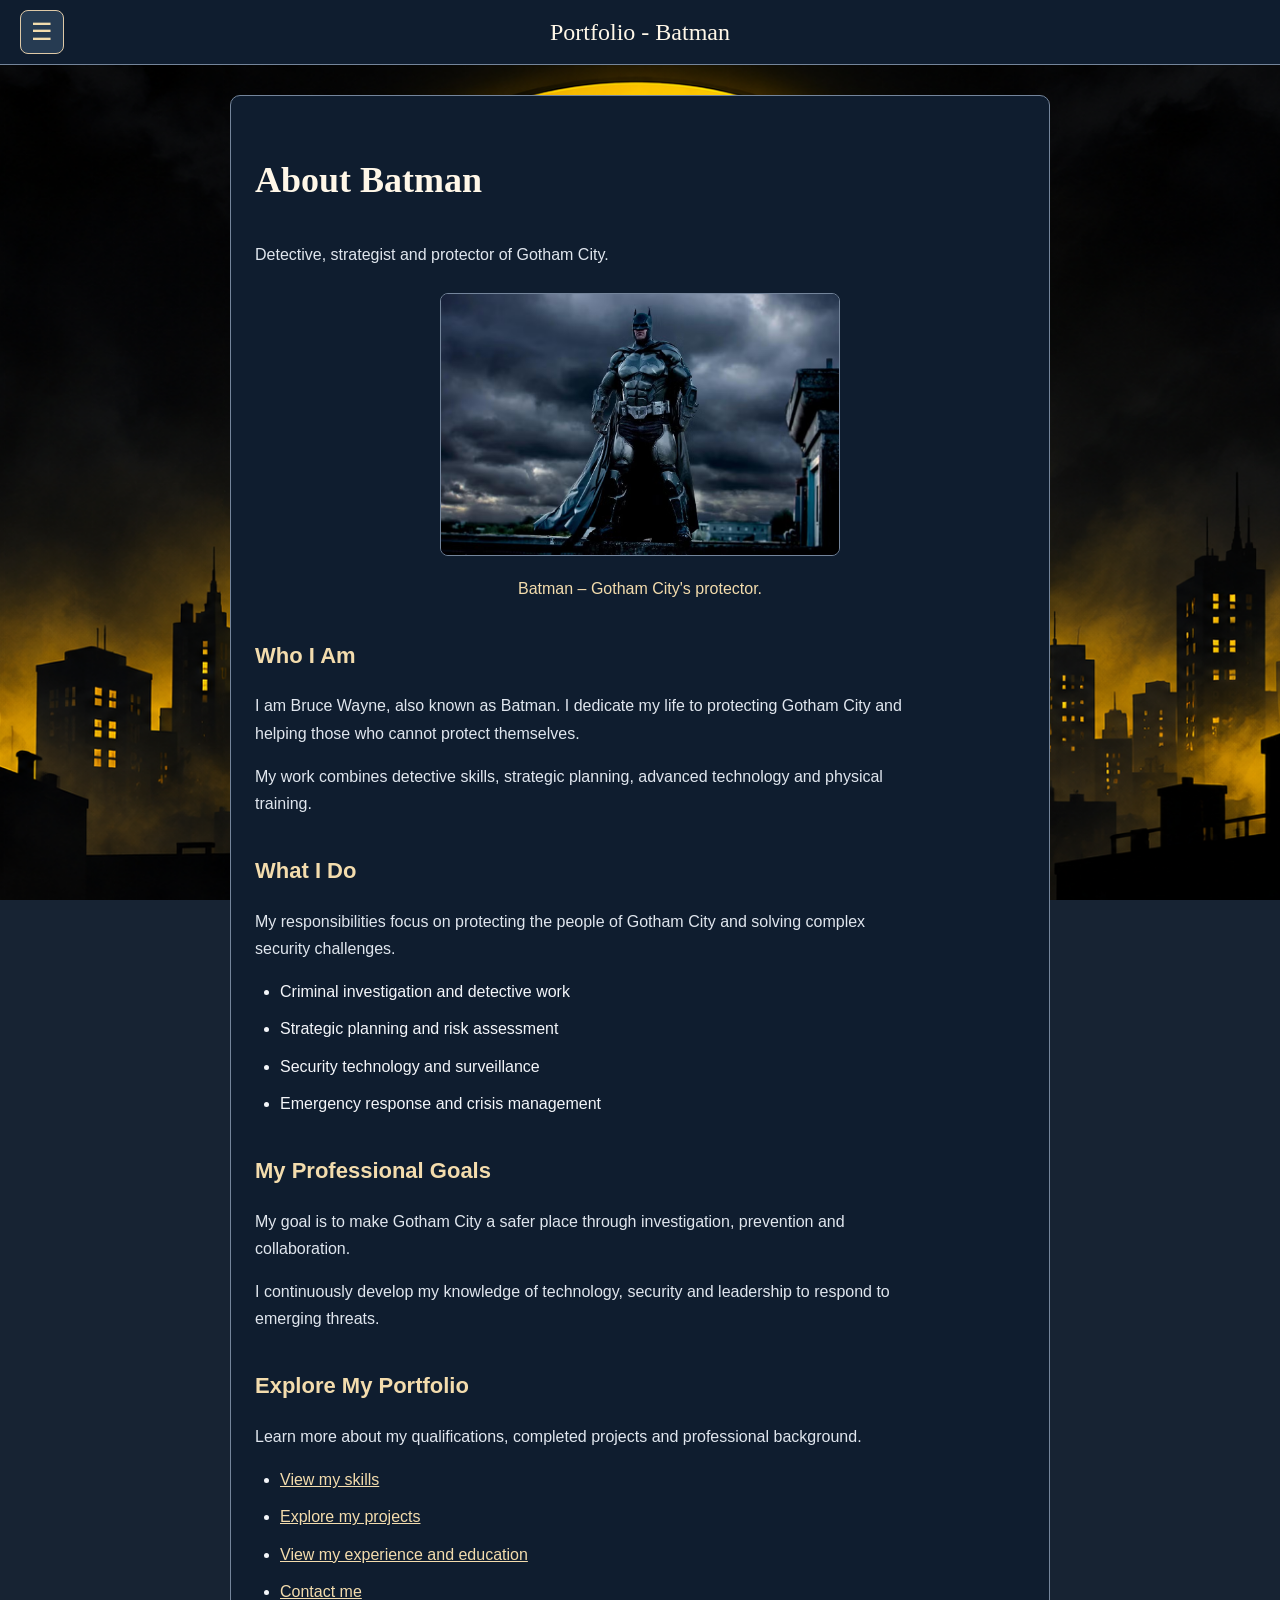
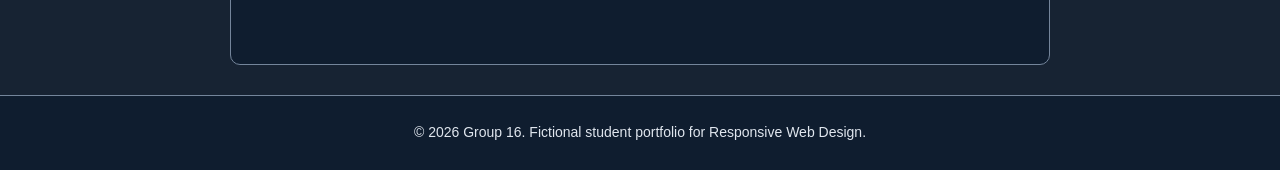
<file: portfolio/index.html>
<!doctype html>
<html lang="en">
  <head>
    <meta charset="UTF-8" />
    <meta name="viewport" content="width=device-width, initial-scale=1.0" />
    <meta
      name="description"
      content="Meet Batman, Gotham City's detective, strategist and protector."
    />
    <meta name="author" content="Group 16" />

    <title>About Batman | Batman Portfolio</title>

    <link rel="stylesheet" href="css/style.css" />
    <script src="js/script.js" defer></script>
  </head>

  <body class="page page--home">
    <!-- Skip navigation -->
    <a class="skip-link" href="#main-content"> Skip to main content </a>

    <!-- HEADER -->
    <header class="site-header">
      <p class="site-header__title">Portfolio - Batman</p>

      <!-- JS: Close menu when clicking outside
             or pressing Escape. Return focus
             to the toggle when using Escape. -->
      <details class="menu" data-js-action="dismiss-menu">
        <summary class="menu__toggle" data-js-target="menu-toggle">
          <span aria-hidden="true">☰</span>
          <span class="visually-hidden">Navigation menu</span>
        </summary>

        <nav
          class="menu__nav"
          aria-label="Main navigation"
          data-js-target="menu-panel"
        >
          <ul class="menu__list">
            <li class="menu__item">
              <a
                class="menu__link menu__link--current"
                href="index.html"
                aria-current="page"
              >
                About Me
              </a>
            </li>

            <li class="menu__item">
              <a class="menu__link" href="experience.html">
                Experience &amp; Education
              </a>
            </li>

            <li class="menu__item">
              <a class="menu__link" href="skills.html"> Skills </a>
            </li>

            <li class="menu__item">
              <a class="menu__link" href="certifications.html">
                Certifications
              </a>
            </li>

            <li class="menu__item">
              <a class="menu__link" href="projects.html"> Projects </a>
            </li>

            <li class="menu__item">
              <a class="menu__link" href="extra.html"> Extra </a>
            </li>

            <li class="menu__item">
              <a class="menu__link" href="contact.html"> Contact </a>
            </li>
          </ul>
        </nav>
      </details>
    </header>

    <!-- MAIN CONTENT -->
    <main id="main-content" class="page__main" tabindex="-1">
      <!-- ABOUT BATMAN -->
      <section class="about" aria-labelledby="about-title">
        <h1 id="about-title" class="about__title">About Batman</h1>

        <p class="about__intro">
          Detective, strategist and protector of Gotham City.
        </p>

        <figure class="about__figure">
          <img
            class="about__image"
            src="images/about_batman.avif"
            alt="Batman wearing his dark suit and cowl."
            width="400"
            height="400"
          />

          <figcaption class="about__caption">
            Batman – Gotham City's protector.
          </figcaption>
        </figure>
      </section>

      <!-- PERSONAL BACKGROUND -->
      <section class="profile" aria-labelledby="profile-title">
        <h2 id="profile-title" class="profile__title">Who I Am</h2>

        <p class="profile__text">
          I am Bruce Wayne, also known as Batman. I dedicate my life to
          protecting Gotham City and helping those who cannot protect
          themselves.
        </p>

        <p class="profile__text">
          My work combines detective skills, strategic planning, advanced
          technology and physical training.
        </p>
      </section>

      <!-- PROFESSIONAL EXPERIENCE -->
      <section class="career" aria-labelledby="career-title">
        <h2 id="career-title" class="career__title">What I Do</h2>

        <p class="career__intro">
          My responsibilities focus on protecting the people of Gotham City and
          solving complex security challenges.
        </p>

        <ul class="career__list">
          <li class="career__item">
            Criminal investigation and detective work
          </li>

          <li class="career__item">Strategic planning and risk assessment</li>

          <li class="career__item">Security technology and surveillance</li>

          <li class="career__item">Emergency response and crisis management</li>
        </ul>
      </section>

      <!-- PROFESSIONAL GOALS -->
      <section class="goals" aria-labelledby="goals-title">
        <h2 id="goals-title" class="goals__title">My Professional Goals</h2>

        <p class="goals__text">
          My goal is to make Gotham City a safer place through investigation,
          prevention and collaboration.
        </p>

        <p class="goals__text">
          I continuously develop my knowledge of technology, security and
          leadership to respond to emerging threats.
        </p>
      </section>

      <!-- EXPLORE PORTFOLIO -->
      <section class="portfolio-links" aria-labelledby="portfolio-links-title">
        <h2 id="portfolio-links-title" class="portfolio-links__title">
          Explore My Portfolio
        </h2>

        <p class="portfolio-links__intro">
          Learn more about my qualifications, completed projects and
          professional background.
        </p>

        <ul class="portfolio-links__list">
          <li class="portfolio-links__item">
            <a class="portfolio-links__link" href="skills.html">
              View my skills
            </a>
          </li>

          <li class="portfolio-links__item">
            <a class="portfolio-links__link" href="projects.html">
              Explore my projects
            </a>
          </li>

          <li class="portfolio-links__item">
            <a class="portfolio-links__link" href="experience.html">
              View my experience and education
            </a>
          </li>

          <li class="portfolio-links__item">
            <a class="portfolio-links__link" href="contact.html">
              Contact me
            </a>
          </li>
        </ul>
      </section>
    </main>

    <!-- FOOTER -->
    <footer class="site-footer">
      <p class="site-footer__text">
        &copy; 2026 Group 16. Fictional student portfolio for Responsive Web
        Design.
      </p>
    </footer>
  </body>
</html>
</file>
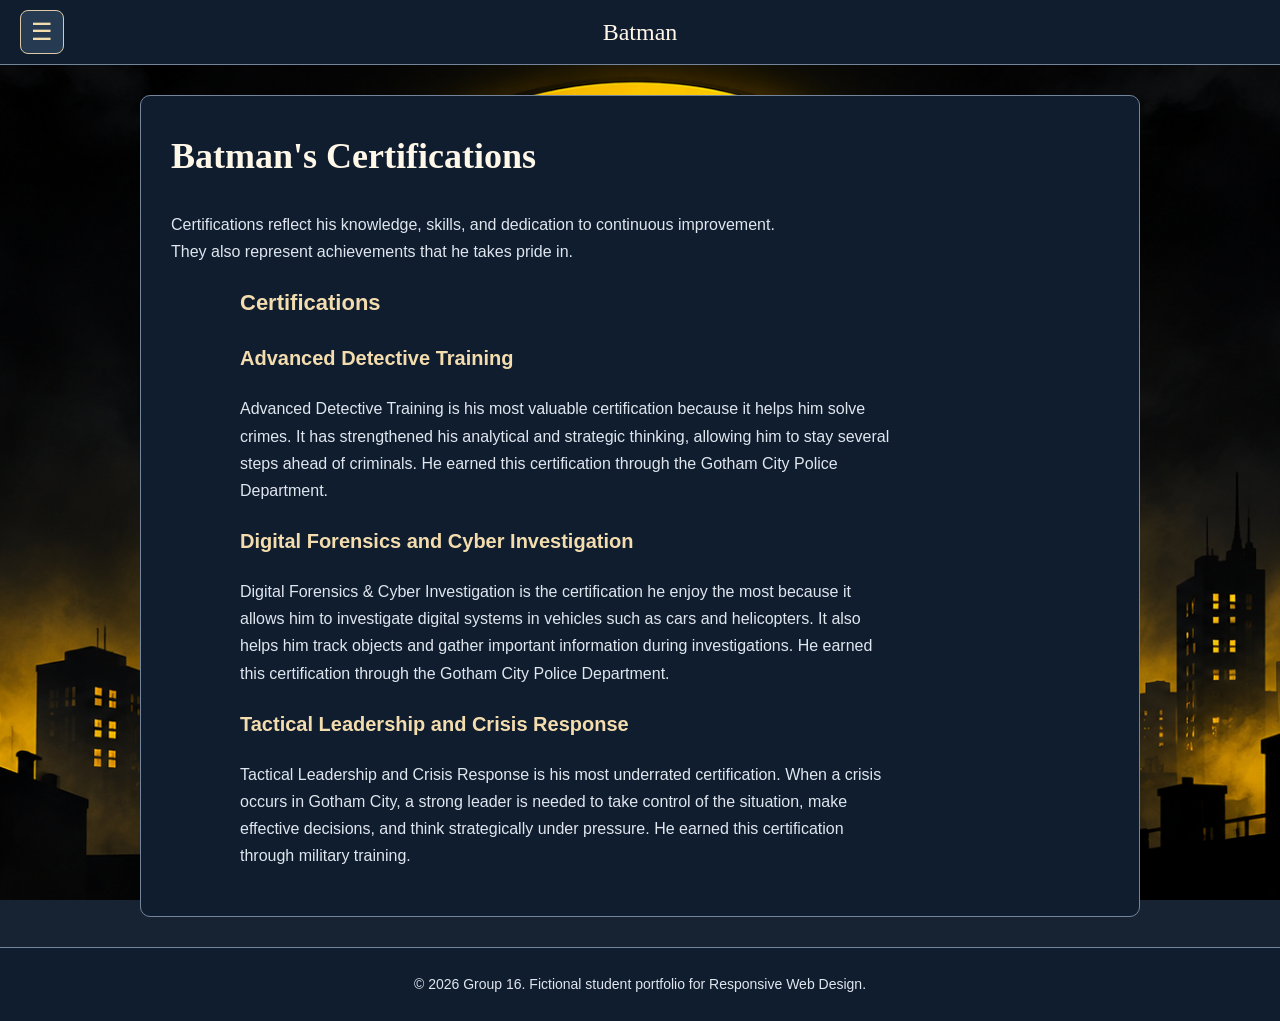
<file: portfolio/certifications.html>
<!doctype html>
<html lang="en">
  <head>
    <meta charset="UTF-8" />
    <meta name="viewport" content="width=device-width, initial-scale=1.0" />
    <meta name="description" content="Explore Batman's certifications" />
    <meta
      name="keywords"
      content="Portfolio, Responsive Web Design, HTML, CSS, JavaScript"
    />
    <meta name="author" content="Grupp16" />
    <title>Certifications</title>
    <link rel="stylesheet" href="css/style.css" />
    <script src="js/script.js" defer></script>
  </head>

  <body class="page page--certifications">
    <a class="skip-link" href="#main-content"> Skip to main content </a>

    <header class="site-header">
      <p class="site-header__title">Batman</p>
      <details class="menu" data-js-action="dismiss-menu">
        <summary class="menu__toggle" data-js-target="menu-toggle">
          <span aria-hidden="true">☰</span>
          <span class="visually-hidden">Navigation Menu</span>
        </summary>
        <nav
          class="menu__nav"
          aria-label="Main navigation"
          data-js-target="menu-panel"
        >
          <ul class="menu__list">
            <li class="menu__item">
              <a class="menu__link" href="index.html">About me</a>
            </li>
            <li class="menu__item">
              <a class="menu__link" href="experience.html"
                >Experience and Education</a
              >
            </li>
            <li class="menu__item">
              <a class="menu__link" href="skills.html">Skills</a>
            </li>
            <li class="menu__item">
              <a
                class="menu__link menu__link--current"
                aria-current="page"
                href="certifications.html"
                >Certifications</a
              >
            </li>
            <li class="menu__item">
              <a class="menu__link" href="projects.html">Projects</a>
            </li>
            <li class="menu__item">
              <a class="menu__link" href="extra.html">Extra</a>
            </li>
            <li class="menu__item">
              <a class="menu__link" href="contact.html">Contact</a>
            </li>
          </ul>
        </nav>
      </details>
    </header>

    <main class="page__main" id="main-content">
      <h1 class="page__title">Batman's Certifications</h1>
      <p class="page__intro">
        Certifications reflect his knowledge, skills, and dedication to
        continuous improvement. <br> They also represent achievements that he takes
        pride in.
      </p>
      <section class="certifications">
        <h2 class="certifications__heading">Certifications</h2>
        <h3 class="certifications__title">Advanced Detective Training</h3>
        <p class="certifications__description">
          Advanced Detective Training is his most valuable certification because
          it helps him solve crimes. It has strengthened his analytical and
          strategic thinking, allowing him to stay several steps ahead of
          criminals. He earned this certification through the Gotham City Police
          Department.
        </p>
        <h3 class="certifications__title">
          Digital Forensics and Cyber Investigation
        </h3>
        <p class="certifications__description">
          Digital Forensics &amp; Cyber Investigation is the certification he
          enjoy the most because it allows him to investigate digital systems in
          vehicles such as cars and helicopters. It also helps him track objects
          and gather important information during investigations. He earned this
          certification through the Gotham City Police Department.
        </p>
        <h3 class="certifications__title">
          Tactical Leadership and Crisis Response
        </h3>
        <p class="certifications__description">
          Tactical Leadership and Crisis Response is his most underrated
          certification. When a crisis occurs in Gotham City, a strong leader is
          needed to take control of the situation, make effective decisions, and
          think strategically under pressure. He earned this certification
          through military training.
        </p>
      </section>
    </main>

    <footer class="site-footer">
      <p class="site-footer__text">
        &copy; 2026 Group 16. Fictional student portfolio for Responsive Web
        Design.
      </p>
    </footer>
  </body>
</html>
</file>
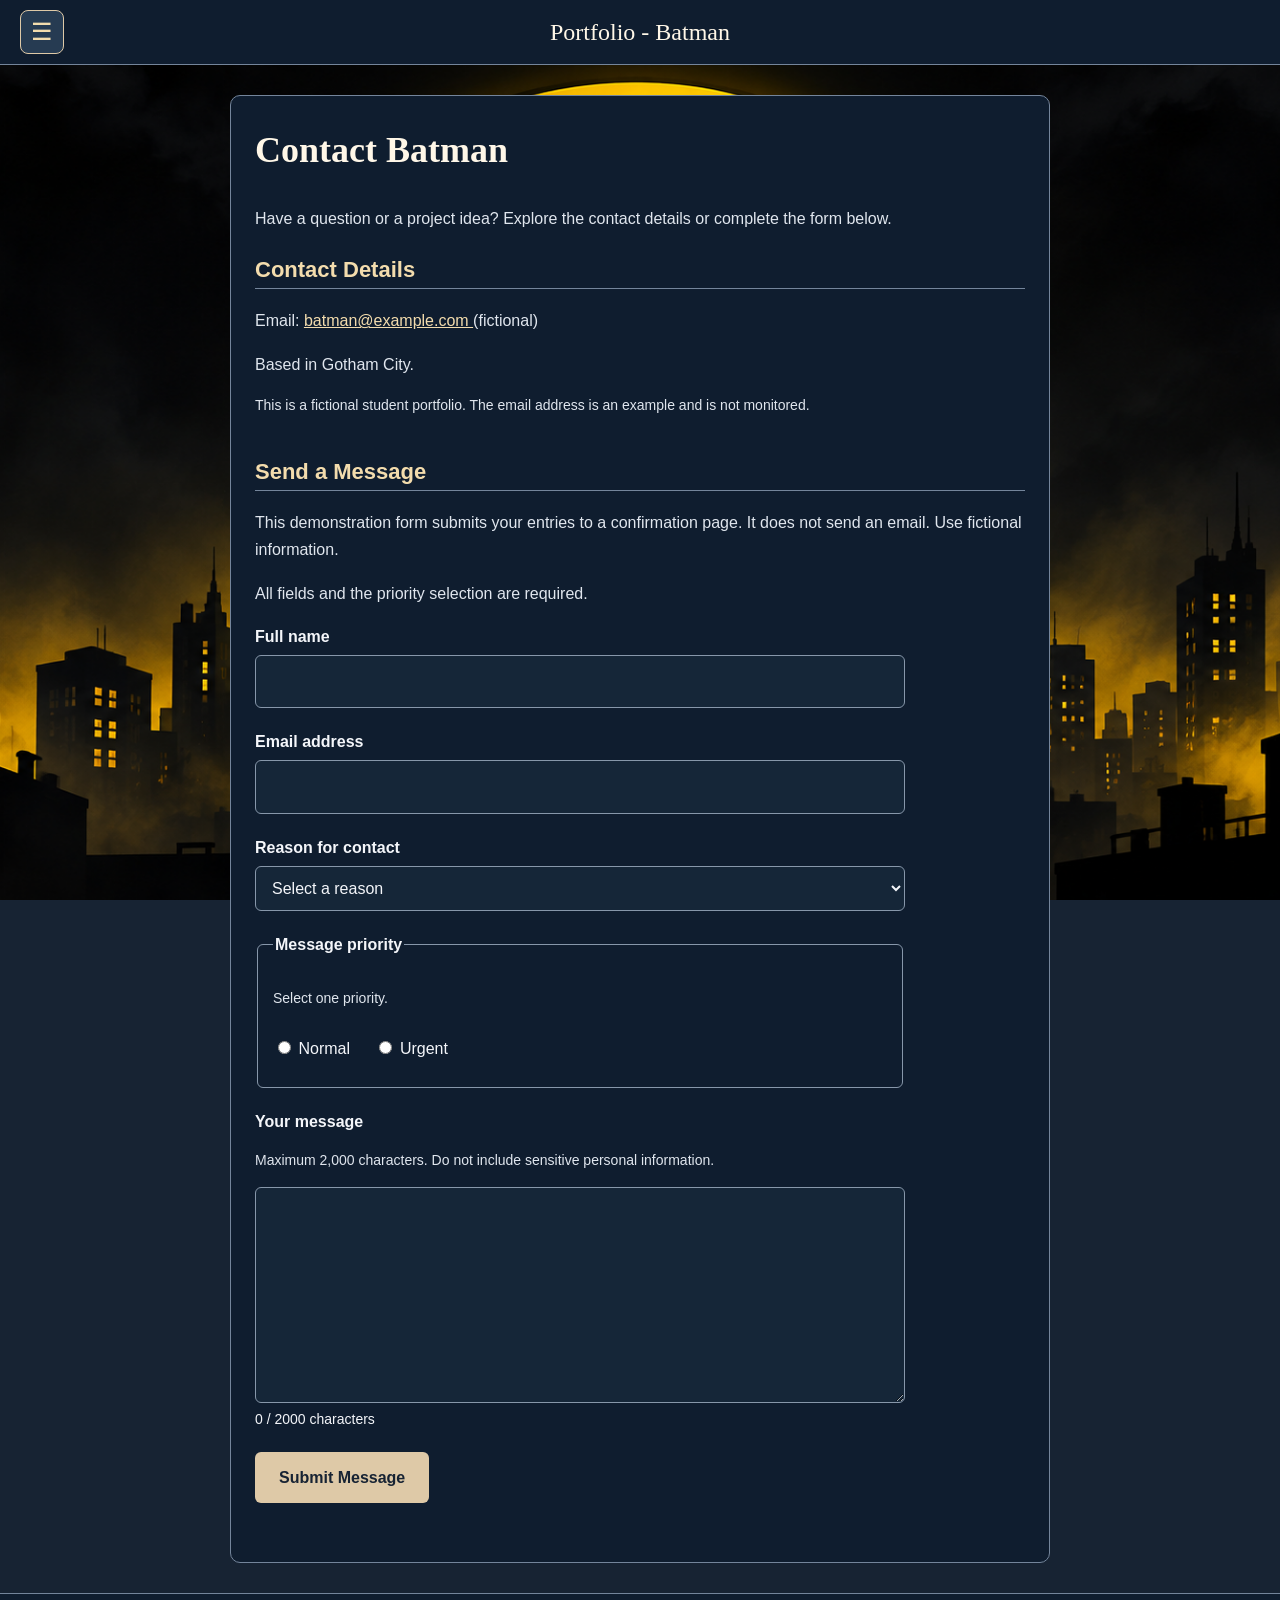
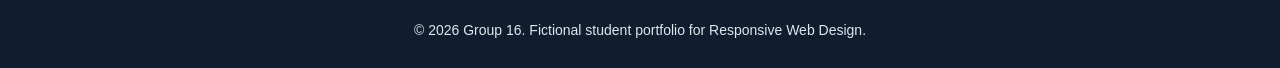
<file: portfolio/contact.html>
<!doctype html>
<html lang="en">
  <head>
    <meta charset="UTF-8" />
    <meta name="viewport" content="width=device-width, initial-scale=1.0" />
    <meta
      name="description"
      content="View Batman's fictional contact details and try the student portfolio contact form."
    />
    <meta name="author" content="Group 16" />

    <title>Contact | Batman Portfolio</title>

    <link rel="stylesheet" href="css/style.css" />
    <script src="js/script.js" defer></script>
  </head>

  <body class="page page--contact">
    <!-- Skip navigation -->
    <a class="skip-link" href="#main-content"> Skip to main content </a>

    <!-- HEADER -->
    <header class="site-header">
      <p class="site-header__title">Portfolio - Batman</p>

      <!-- JS: Close menu on outside click or Escape -->
      <details class="menu" data-js-action="dismiss-menu">
        <summary class="menu__toggle" data-js-target="menu-toggle">
          <span aria-hidden="true">☰</span>
          <span class="visually-hidden">Navigation menu</span>
        </summary>

        <nav
          class="menu__nav"
          aria-label="Main navigation"
          data-js-target="menu-panel"
        >
          <ul class="menu__list">
            <li class="menu__item">
              <a class="menu__link" href="index.html">About Me</a>
            </li>

            <li class="menu__item">
              <a class="menu__link" href="experience.html">
                Experience and Education
              </a>
            </li>

            <li class="menu__item">
              <a class="menu__link" href="skills.html">Skills</a>
            </li>

            <li class="menu__item">
              <a class="menu__link" href="certifications.html">
                Certifications
              </a>
            </li>

            <li class="menu__item">
              <a class="menu__link" href="projects.html">Projects</a>
            </li>

            <li class="menu__item">
              <a class="menu__link" href="extra.html">Extra</a>
            </li>

            <li class="menu__item">
              <a
                class="menu__link menu__link--current"
                href="contact.html"
                aria-current="page"
              >
                Contact
              </a>
            </li>
          </ul>
        </nav>
      </details>
    </header>

    <!-- MAIN CONTENT -->
    <main class="page__main" id="main-content" tabindex="-1">
      <h1 class="page__title">Contact Batman</h1>

      <p class="page__intro">
        Have a question or a project idea? Explore the contact details or
        complete the form below.
      </p>

      <!-- CONTACT DETAILS -->
      <section class="contact" aria-labelledby="contact-details-title">
        <h2 class="contact__heading" id="contact-details-title">
          Contact Details
        </h2>

        <address class="contact__details">
          <p class="contact__text">
            Email:
            <a class="contact__link" href="mailto:batman@example.com">
              batman@example.com
            </a>
            (fictional)
          </p>

          <p class="contact__text">Based in Gotham City.</p>
        </address>

        <p class="contact__note">
          This is a fictional student portfolio. The email address is an example
          and is not monitored.
        </p>
      </section>

      <!-- CONTACT FORM -->
      <section class="contact" aria-labelledby="contact-form-title">
        <h2 class="contact__heading" id="contact-form-title">Send a Message</h2>

        <p class="contact__text" id="contact-form-help">
          This demonstration form submits your entries to a confirmation page.
          It does not send an email. Use fictional information.
        </p>

        <p class="contact__text">
          All fields and the priority selection are required.
        </p>

        <!-- Form data is sent to tack.php using POST -->
        <form
          class="contact__form"
          action="tack.php"
          method="post"
          aria-labelledby="contact-form-title"
          aria-describedby="contact-form-help"
        >
          <!-- NAME -->
          <label class="contact__label" for="contact-name"> Full name </label>

          <input
            class="contact__input"
            type="text"
            id="contact-name"
            name="name"
            autocomplete="name"
            maxlength="100"
            required
          />

          <!-- EMAIL -->
          <label class="contact__label" for="contact-email">
            Email address
          </label>

          <input
            class="contact__input"
            type="email"
            id="contact-email"
            name="email"
            autocomplete="email"
            maxlength="254"
            required
          />

          <!-- REASON -->
          <label class="contact__label" for="contact-reason">
            Reason for contact
          </label>

          <select
            class="contact__input"
            id="contact-reason"
            name="reason"
            required
          >
            <option value="">Select a reason</option>
            <option value="investigation">Investigation</option>
            <option value="collaboration">Collaboration</option>
            <option value="technology">Technology</option>
            <option value="other">Other</option>
          </select>

          <!-- PRIORITY -->
          <fieldset class="contact__options">
            <legend class="contact__legend">Message priority</legend>

            <p class="contact__help">Select one priority.</p>

            <label
              class="contact__option contact__option-label"
              for="contact-priority-normal"
            >
              <input
                class="contact__radio"
                type="radio"
                id="contact-priority-normal"
                name="priority"
                value="normal"
                required
              />
              Normal
            </label>

            <label
              class="contact__option contact__option-label"
              for="contact-priority-urgent"
            >
              <input
                class="contact__radio"
                type="radio"
                id="contact-priority-urgent"
                name="priority"
                value="urgent"
                required
              />
              Urgent
            </label>
          </fieldset>

          <!-- MESSAGE -->
          <label class="contact__label" for="contact-message">
            Your message
          </label>

          <p class="contact__help" id="contact-message-help">
            Maximum 2,000 characters. Do not include sensitive personal
            information.
          </p>

          <!--
          ACTION: Update character count
          DATA: Maximum character limit
          TARGET: Display current character count
        -->
          <textarea
            class="contact__input contact__input--message"
            id="contact-message"
            name="message"
            rows="7"
            maxlength="2000"
            aria-describedby="contact-message-help"
            data-js-action="update-character-count"
            data-limit="2000"
            required
          ></textarea>

          <p
            class="contact__counter"
            data-js-target="message-count"
            aria-live="polite"
          ></p>

          <!-- SUBMIT -->
          <button class="contact__submit" type="submit">Submit Message</button>
        </form>
      </section>
    </main>

    <!-- FOOTER -->
    <footer class="site-footer">
      <p class="site-footer__text">
        &copy; 2026 Group 16. Fictional student portfolio for Responsive Web
        Design.
      </p>
    </footer>
  </body>
</html>
</file>
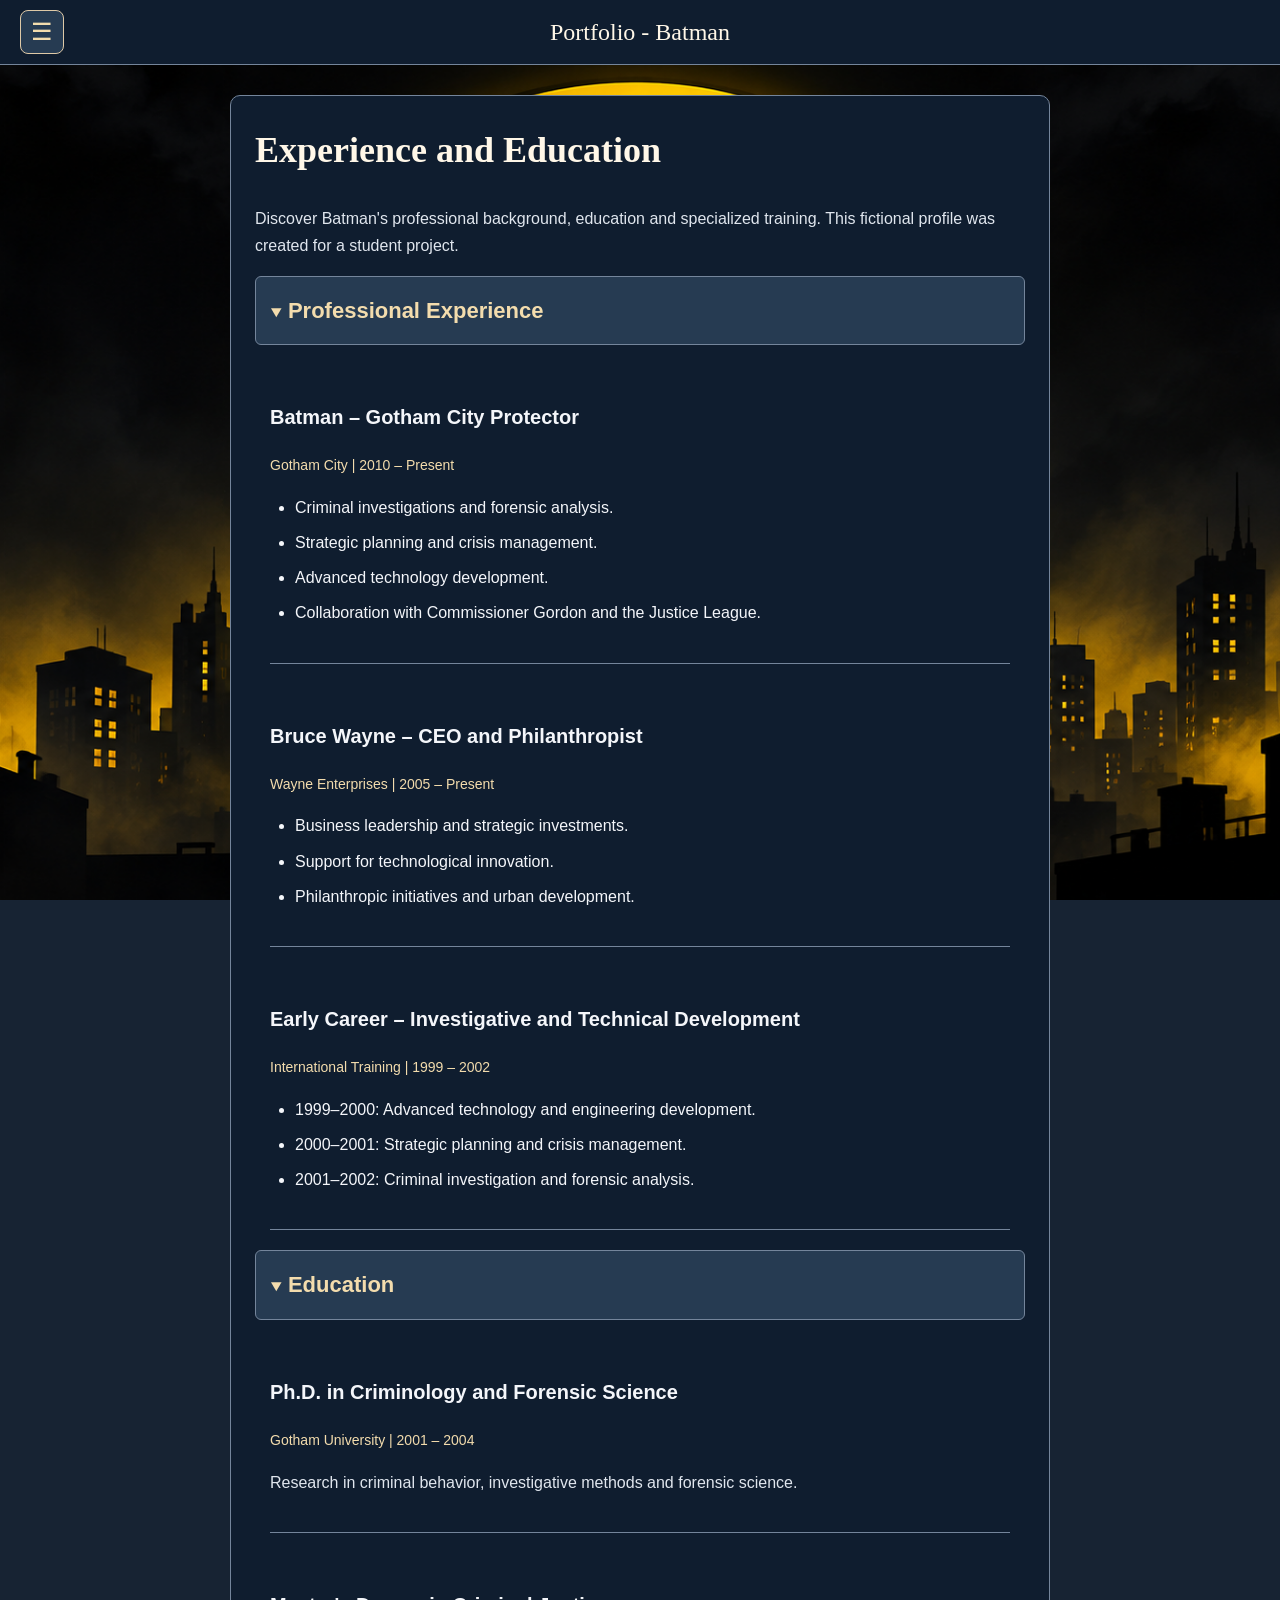
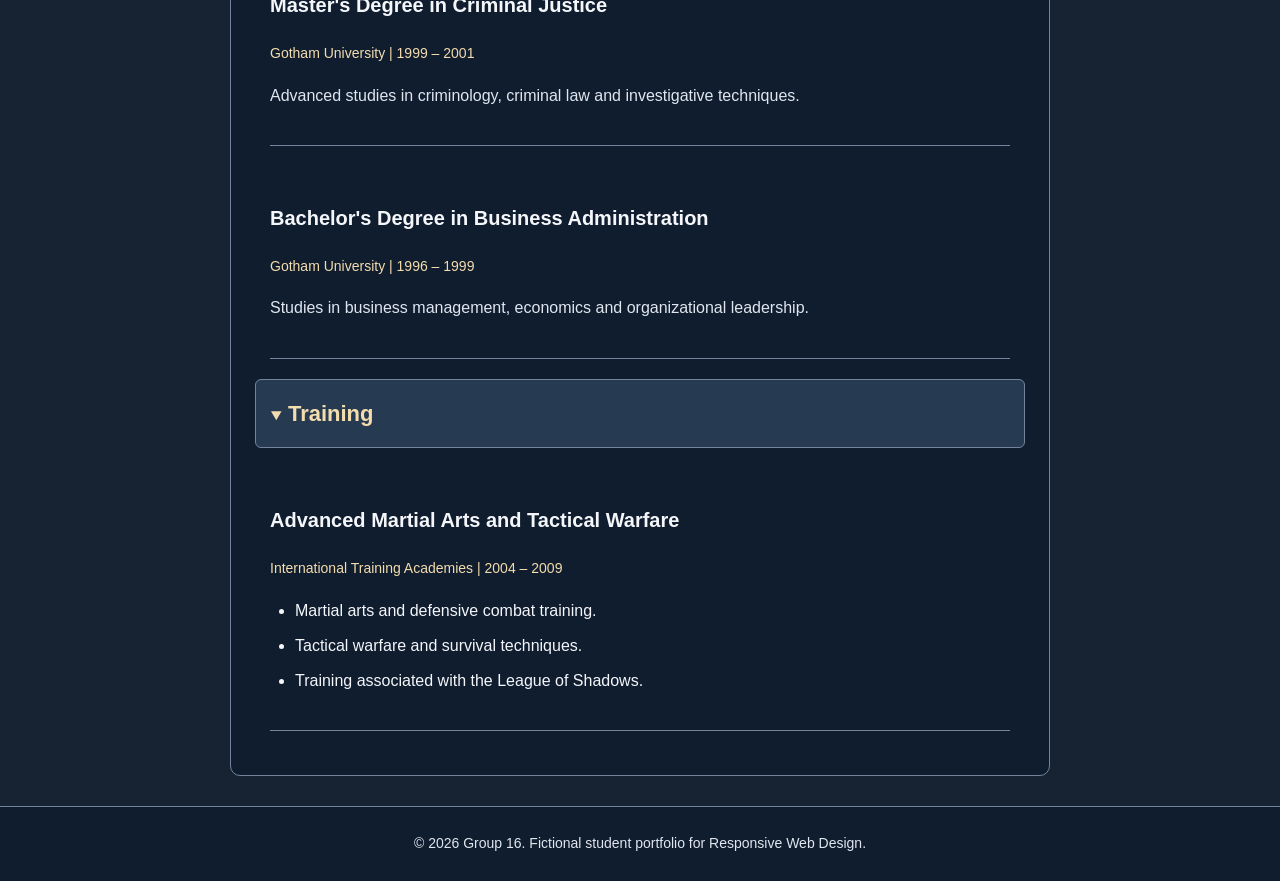
<file: portfolio/experience.html>
<!doctype html>
<html lang="en">
  <head>
    <meta charset="UTF-8" />
    <meta name="viewport" content="width=device-width, initial-scale=1.0" />
    <meta
      name="description"
      content="Explore Batman's fictional professional experience, university education and specialized training."
    />
    <meta name="author" content="Group 16" />

    <title>Experience and Education | Batman Portfolio</title>

    <link rel="stylesheet" href="css/style.css" />
    <script src="js/script.js" defer></script>
  </head>

  <body class="page page--experience">
    <a class="skip-link" href="#main-content"> Skip to main content </a>

    <header class="site-header">
      <p class="site-header__title">Portfolio - Batman</p>

      <!-- JS: Stäng menyn vid klick utanför eller Escape.
             Vid Escape återgår fokus till menyknappen. -->
      <details class="menu" data-js-action="dismiss-menu">
        <summary class="menu__toggle" data-js-target="menu-toggle">
          <span aria-hidden="true">☰</span>
          <span class="visually-hidden">Navigation menu</span>
        </summary>

        <nav
          class="menu__nav"
          aria-label="Main navigation"
          data-js-target="menu-panel"
        >
          <ul class="menu__list">
            <li class="menu__item">
              <a class="menu__link" href="index.html"> About Me </a>
            </li>
            <li class="menu__item">
              <a
                class="menu__link menu__link--current"
                href="experience.html"
                aria-current="page"
              >
                Experience and Education
              </a>
            </li>
            <li class="menu__item">
              <a class="menu__link" href="skills.html"> Skills </a>
            </li>
            <li class="menu__item">
              <a class="menu__link" href="certifications.html">
                Certifications
              </a>
            </li>
            <li class="menu__item">
              <a class="menu__link" href="projects.html"> Projects </a>
            </li>
            <li class="menu__item">
              <a class="menu__link" href="extra.html"> Extra </a>
            </li>
            <li class="menu__item">
              <a class="menu__link" href="contact.html"> Contact </a>
            </li>
          </ul>
        </nav>
      </details>
    </header>

    <main class="page__main" id="main-content" tabindex="-1">
      <h1 class="page__title">Experience and Education</h1>

      <p class="page__intro">
        Discover Batman's professional background, education and specialized
        training. This fictional profile was created for a student project.
      </p>

      <!-- Professional experience -->
      <details class="resume-section experience" open>
        <summary class="resume-section__toggle">
          <h2 class="resume-section__heading">Professional Experience</h2>
        </summary>

        <article class="experience__item">
          <h3 class="experience__title">Batman – Gotham City Protector</h3>

          <p class="experience__date">
            Gotham City |
            <time datetime="2010">2010</time> – Present
          </p>

          <ul class="experience__list">
            <li class="experience__list-item">
              Criminal investigations and forensic analysis.
            </li>
            <li class="experience__list-item">
              Strategic planning and crisis management.
            </li>
            <li class="experience__list-item">
              Advanced technology development.
            </li>
            <li class="experience__list-item">
              Collaboration with Commissioner Gordon and the Justice League.
            </li>
          </ul>
        </article>

        <article class="experience__item">
          <h3 class="experience__title">
            Bruce Wayne – CEO and Philanthropist
          </h3>

          <p class="experience__date">
            Wayne Enterprises |
            <time datetime="2005">2005</time> – Present
          </p>

          <ul class="experience__list">
            <li class="experience__list-item">
              Business leadership and strategic investments.
            </li>
            <li class="experience__list-item">
              Support for technological innovation.
            </li>
            <li class="experience__list-item">
              Philanthropic initiatives and urban development.
            </li>
          </ul>
        </article>

        <article class="experience__item">
          <h3 class="experience__title">
            Early Career – Investigative and Technical Development
          </h3>

          <p class="experience__date">
            International Training |
            <time datetime="1999">1999</time> –
            <time datetime="2002">2002</time>
          </p>

          <ul class="experience__list">
            <li class="experience__list-item">
              1999–2000: Advanced technology and engineering development.
            </li>
            <li class="experience__list-item">
              2000–2001: Strategic planning and crisis management.
            </li>
            <li class="experience__list-item">
              2001–2002: Criminal investigation and forensic analysis.
            </li>
          </ul>
        </article>
      </details>

      <!-- Education -->
      <details class="resume-section education" open>
        <summary class="resume-section__toggle">
          <h2 class="resume-section__heading">Education</h2>
        </summary>

        <article class="education__item">
          <h3 class="education__title">
            Ph.D. in Criminology and Forensic Science
          </h3>

          <p class="education__date">
            Gotham University |
            <time datetime="2001">2001</time> –
            <time datetime="2004">2004</time>
          </p>

          <p class="education__text">
            Research in criminal behavior, investigative methods and forensic
            science.
          </p>
        </article>

        <article class="education__item">
          <h3 class="education__title">Master's Degree in Criminal Justice</h3>

          <p class="education__date">
            Gotham University |
            <time datetime="1999">1999</time> –
            <time datetime="2001">2001</time>
          </p>

          <p class="education__text">
            Advanced studies in criminology, criminal law and investigative
            techniques.
          </p>
        </article>

        <article class="education__item">
          <h3 class="education__title">
            Bachelor's Degree in Business Administration
          </h3>

          <p class="education__date">
            Gotham University |
            <time datetime="1996">1996</time> –
            <time datetime="1999">1999</time>
          </p>

          <p class="education__text">
            Studies in business management, economics and organizational
            leadership.
          </p>
        </article>
      </details>

      <!-- Training -->
      <details class="resume-section education" open>
        <summary class="resume-section__toggle">
          <h2 class="resume-section__heading">Training</h2>
        </summary>

        <article class="education__item">
          <h3 class="education__title">
            Advanced Martial Arts and Tactical Warfare
          </h3>

          <p class="education__date">
            International Training Academies |
            <time datetime="2004">2004</time> –
            <time datetime="2009">2009</time>
          </p>

          <ul class="education__list">
            <li class="education__list-item">
              Martial arts and defensive combat training.
            </li>
            <li class="education__list-item">
              Tactical warfare and survival techniques.
            </li>
            <li class="education__list-item">
              Training associated with the League of Shadows.
            </li>
          </ul>
        </article>
      </details>
    </main>

    <footer class="site-footer">
      <p class="site-footer__text">
        &copy; 2026 Group 16. Fictional student portfolio for Responsive Web
        Design.
      </p>
    </footer>
  </body>
</html>
</file>
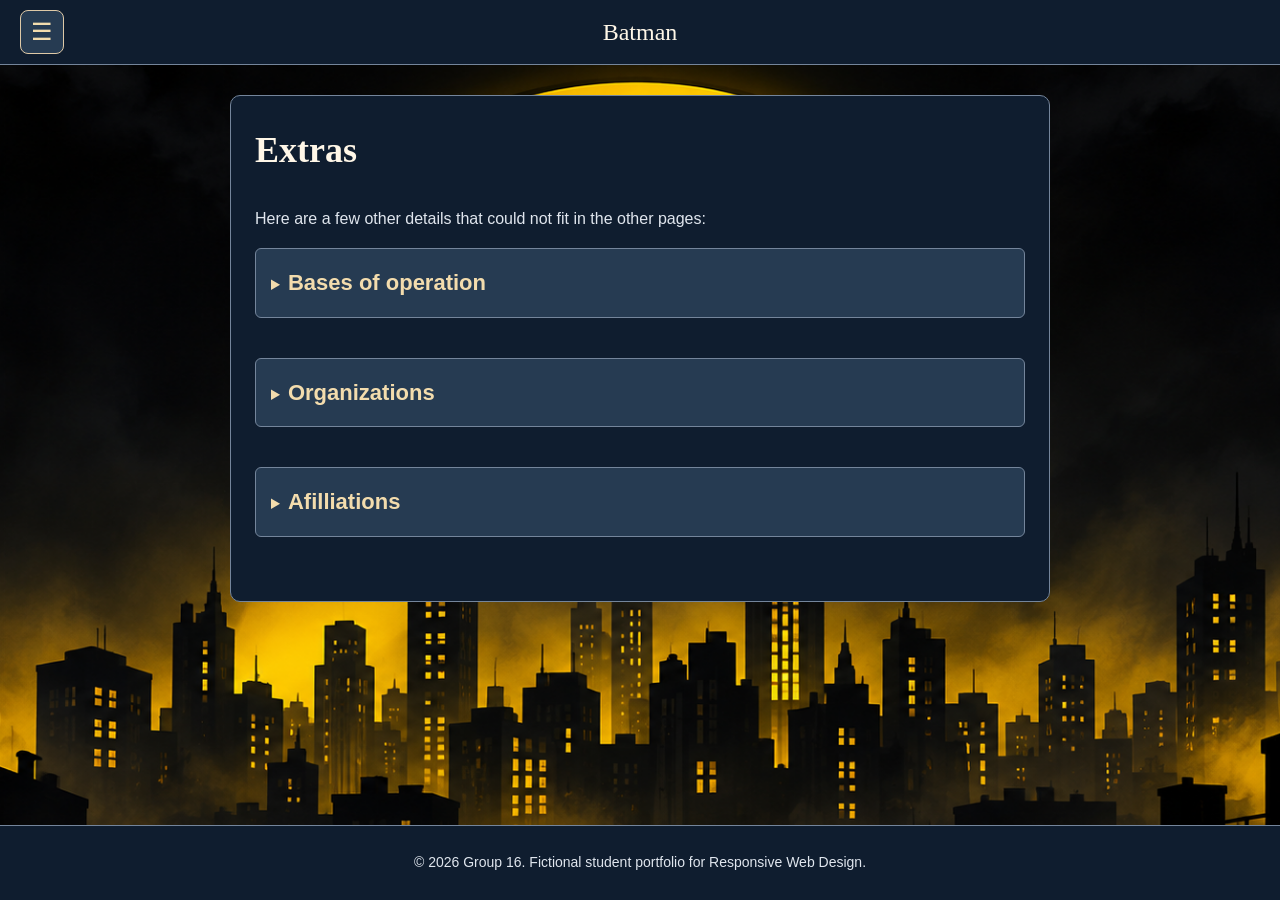
<file: portfolio/extra.html>
<!DOCTYPE html>
<html lang="en">
<head>
    <meta charset="UTF-8">
    <meta name="viewport" content="width=device-width, initial-scale=1.0">
    <meta name="description" content="Explore Batman's fictional projects.">
    <title>Projects | Batman Portfolio</title>
    <link rel="stylesheet" href="css/style.css">
    <script src="js/script.js" defer></script>
</head>

<body class="page page--experience">

    <header class="site-header">
        <p class="site-header__title">
            Batman
        </p>

        <details class="menu" data-js-action="dismiss-menu">
            <summary
                class="menu__toggle"
                data-js-target="menu-toggle"
            >
                <span aria-hidden="true">☰</span>
                <span class="visually-hidden">Navigation Menu</span>
            </summary>

            <nav
                class="menu__nav"
                aria-label="Main navigation"
                data-js-target="menu-panel"
            >
                <ul class="menu__list">
                    <li class="menu__item">
                        <a class="menu__link" href="index.html">
                            About Me
                        </a>
                    </li>

                    <li class="menu__item">
                        <a
                            class="menu__link"
                            href="experience.html"
                            
                        >
                            Experience and Education
                        </a>
                    </li>

                    <li class="menu__item">
                        <a class="menu__link" href="skills.html">
                            Skills
                        </a>
                    </li>

                    <li class="menu__item">
                        <a class="menu__link" href="certifications.html">
                            Certifications
                        </a>
                    </li>

                    <li class="menu__item">
                        <a class="menu__link" href="projects.html"

                        >
                            Projects
                        </a>
                    </li>

                    <li class="menu__item">
                        <a class="menu__link menu__link--current" href="extra.html" aria-current="page">
                            Extra
                        </a>
                    </li>

                    <li class="menu__item">
                        <a class="menu__link" href="contact.html">
                            Contact
                        </a>
                    </li>
                </ul>
            </nav>
        </details>
    </header>
 
<main class="page__main">
        
    <h1 class="page__title">Extras</h1>

        <p class="page__intro">
            Here are a few other details that could not fit in the other pages:
        </p>

 <details class="resume-section" >
            <summary class="resume-section__toggle__projects">
                <h2 class="resume-section__heading">Bases of operation</h2>
            </summary>
            <label ><a class="label__Projects">The Batcave</a></label>
<details id="Batcave" name="Batcave" class="menu" data-js-action="dismiss-menu">
            <summary
                class="menu__toggle__Projects"
                data-js-target="menu-toggle"
            >
                <span aria-hidden="true"><img class="img__Projects" src = "images/batcave.webp" alt="Batcave"></span>
                <span class="visually-hidden">Navigation Menu</span>
            </summary>


            <nav
                class="menu__nav__Projects"
                aria-label="Main navigation"
                data-js-target="menu-panel"
            >
                <ul class="menu__list__Projects">
                    <li class="menu__item__Projects">
                        <a>
                            The primary base of operations of the Batman


                        </a>
                        <p></p>
                        
                            Here lies the Batcomputer, the Batmobile, the Batsuit and other tools for his neverending battle against crime
                    </li>
                </ul>
            </nav>
        </details>
        <label ><a class="label__Projects">Gotham city</a></label>
<details id="Gotham_city" name="Gotham_city" class="menu" data-js-action="dismiss-menu">
            <summary
                class="menu__toggle__Projects"
                data-js-target="menu-toggle"
            >
                <span aria-hidden="true"><img class="img__Projects" src = "images/gotham.jpg" alt="Gotham_city"></span>
                <span class="visually-hidden">Navigation Menu</span>
            </summary>
           

            <nav
                class="menu__nav__Projects"
                aria-label="Main navigation"
                data-js-target="menu-panel"
            >
                <ul class="menu__list__Projects">
                    <li class="menu__item__Projects">
                        <a>
                        The operating area of the Batman
                        </a>
                        <p></p>
                        
                            The city that the Batman regularly patrols and protects.
                            The Batsymbol is often used by comissioner Gordon and others in Gothan PD to call for the Batman's help.
                           
                    </li>
                </ul>
            </nav>
        </details>

</details>

<details class="resume-section" >
            <summary class="resume-section__toggle__projects">
                <h2 class="resume-section__heading">Organizations</h2>
            </summary>
            
            <label ><a class="label__Projects">Wayne Enterprises</a></label>

            <details id="WayneE" name="WayneE" class="menu" data-js-action="dismiss-menu">
            <summary
                class="menu__toggle__Projects"
                data-js-target="menu-toggle"
            >
                <span aria-hidden="true"><img class="img__Projects" src = "images/wayne_enterprises.webp" alt="Wayne_Enterprises"></span>
                <span class="visually-hidden">Navigation Menu</span>
            </summary>


            <nav
                class="menu__nav__Projects"
                aria-label="Main navigation"
                data-js-target="menu-panel"
            >
                <ul class="menu__list__Projects">
                    <li class="menu__item__Projects">
                        
                        Originally just a front for the Batman, but was eventually used to help others in a more philanthropic way
                         </li>
                </ul>
            </nav>
        </details>
        <label ><a class="label__Projects">The Outsiders</a></label>

            <details id="Outsiders" name="Outsiders" class="menu" data-js-action="dismiss-menu">
            <summary
                class="menu__toggle__Projects"
                data-js-target="menu-toggle"
            >
                <span aria-hidden="true"><img class="img__Projects" src = "images/outsiders.jpg" alt="Outsiders"></span>
                <span class="visually-hidden">Navigation Menu</span>
            </summary>


            <nav
                class="menu__nav__Projects"
                aria-label="Main navigation"
                data-js-target="menu-panel"
            >
                <ul class="menu__list__Projects">
                    <li class="menu__item__Projects">
                        
                         A group of superheroes created by Batman to protect the Justice League from culpability
                    </li>
                </ul>
            </nav>
        </details>
</details>

<details class="resume-section" >
            <summary class="resume-section__toggle__projects">
                <h2 class="resume-section__heading">Afilliations</h2>
            </summary>
             <label ><a class="label__Projects">Justice League</a></label>

            <details id="Jl" name="Jl" class="menu" data-js-action="dismiss-menu">
            <summary
                class="menu__toggle__Projects"
                data-js-target="menu-toggle"
            >
                <span aria-hidden="true"><img class="img__Projects" src = "images/justiceleague.jpg" alt="JusticeLeague"></span>
                <span class="visually-hidden">Navigation Menu</span>
            </summary>


            <nav
                class="menu__nav__Projects"
                aria-label="Main navigation"
                data-js-target="menu-panel"
            >
                <ul class="menu__list__Projects">
                    <li class="menu__item__Projects">
                        
                        A group of superheroes formed to help against catastrophic threats
                        <p></p>
                        
                        The Batman is part of the original members, consisting of: 
                        Superman, Wonderwoman, The Flash, Green Lantern, Aquaman and Martian Manhunter. 
                    </li>
                </ul>
            </nav>
        </details>
        <label ><a class="label__Projects">Bat-Family</a></label>

            <details id="Batfamily" name="Batfamily" class="menu" data-js-action="dismiss-menu">
            <summary
                class="menu__toggle__Projects"
                data-js-target="menu-toggle"
            >
                <span aria-hidden="true"><img class="img__Projects" src = "images/batfamily.webp" alt="Batfamily"></span>
                <span class="visually-hidden">Navigation Menu</span>
            </summary>


            <nav
                class="menu__nav__Projects"
                aria-label="Main navigation"
                data-js-target="menu-panel"
            >
                <ul class="menu__list__Projects">
                    <li class="menu__item__Projects">
                        
                            Batman's inner circle of friends and family, those that support him the most.
                        <p></p>
                        
                            This group includes: All of his adopted children, the Gordons, the Foxs and his adopted father and bulter Alfred Pennyworth.
                    </li>
                </ul>
            </nav>
        </details>
</details>
</main>

<footer class="site-footer">
        <p class="site-footer__text">
            &copy; 2026 Group 16.
            Fictional student portfolio for Responsive Web Design.
        
    </footer>
    </body>
    </html>
</file>
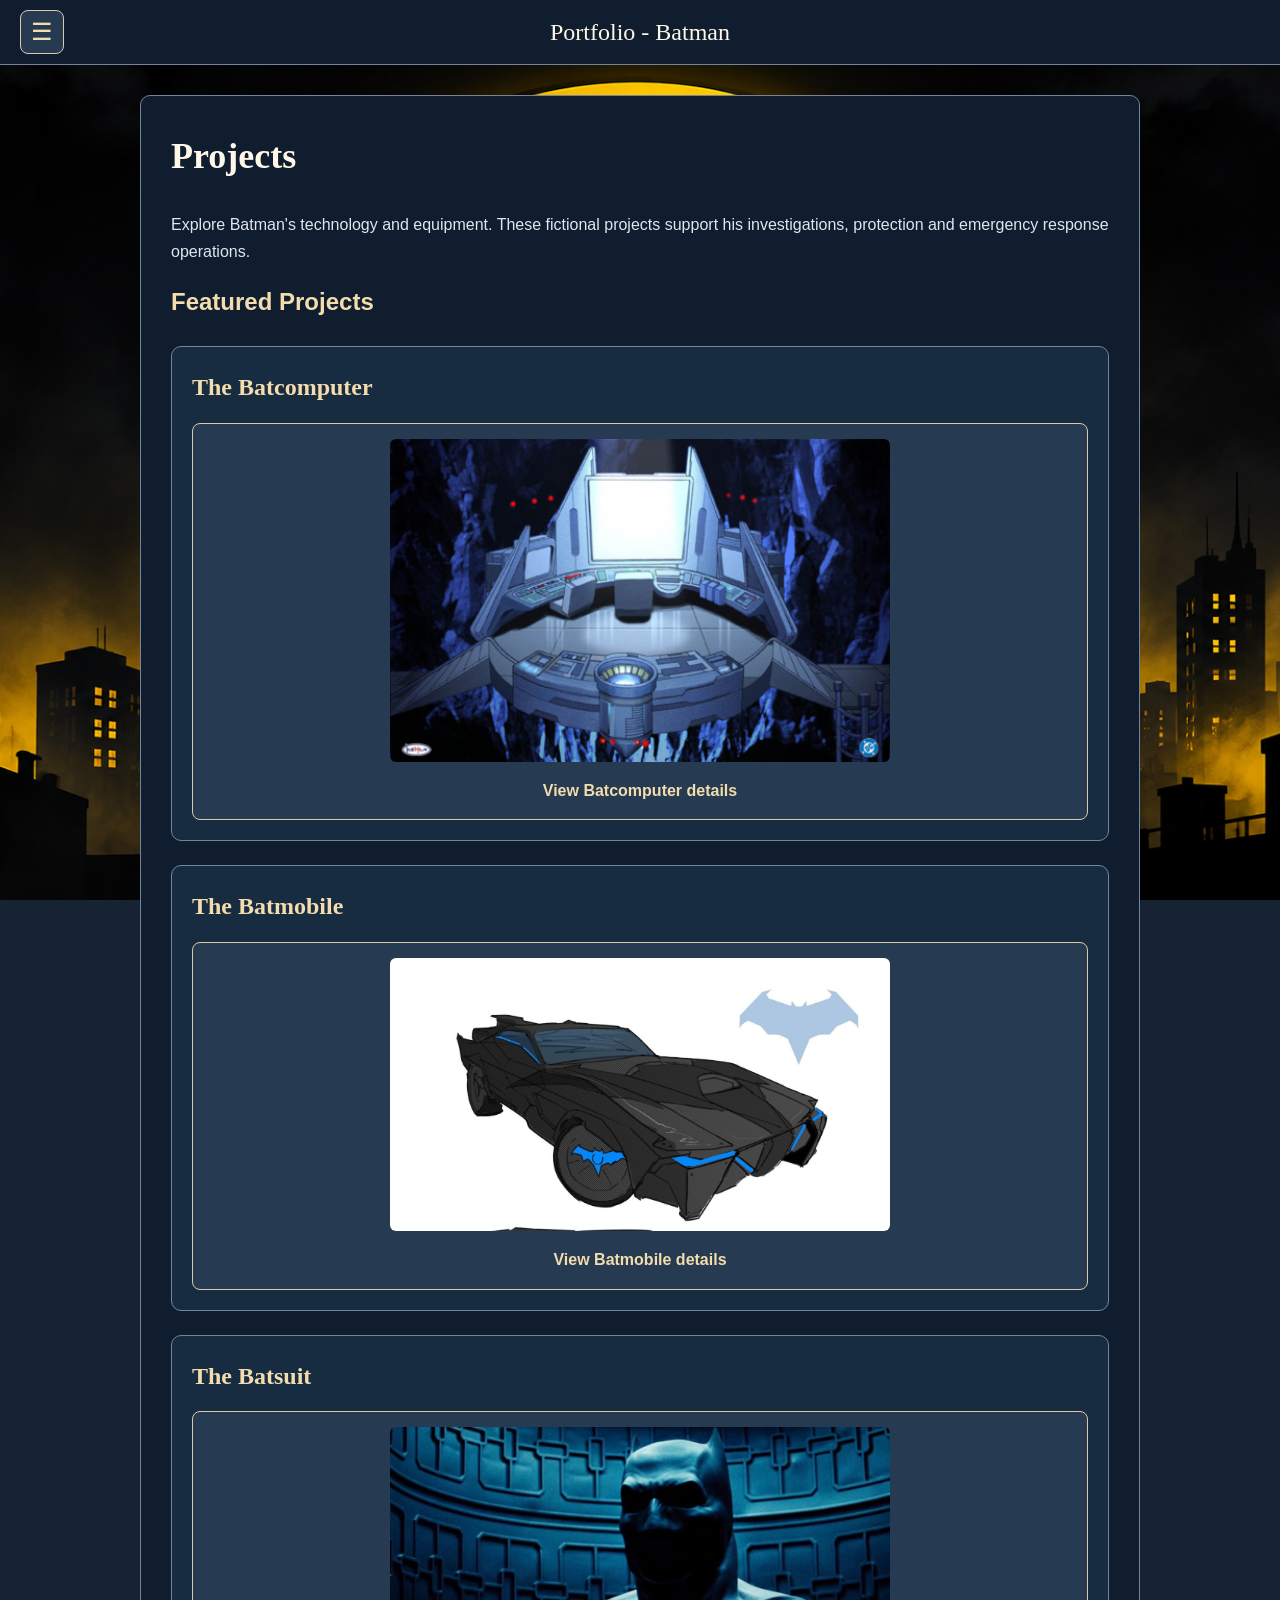
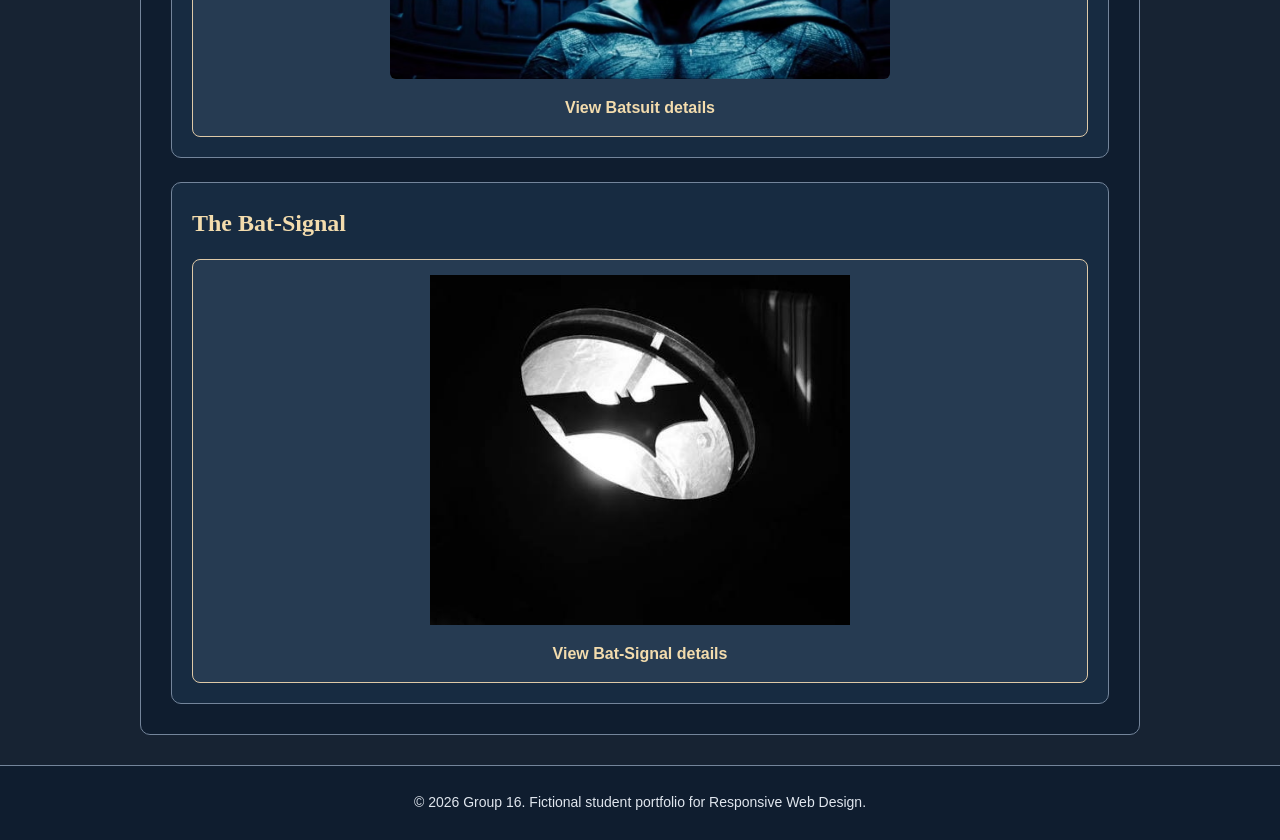
<file: portfolio/projects.html>
<!doctype html>
<html lang="en">
  <head>
    <meta charset="UTF-8" />
    <meta name="viewport" content="width=device-width, initial-scale=1.0" />
    <meta
      name="description"
      content="Explore Batman's fictional projects, including the Batcomputer, Batmobile, Batsuit and Bat-Signal."
    />
    <meta name="author" content="Group 16" />

    <title>Projects | Batman Portfolio</title>

    <link rel="stylesheet" href="css/style.css" />
    <script src="js/script.js" defer></script>
  </head>

  <body class="page page--projects">
    <!-- Skip navigation -->
    <a class="skip-link" href="#main-content"> Skip to main content </a>

    <!-- HEADER -->
    <header class="site-header">
      <p class="site-header__title">Portfolio - Batman</p>

      <!-- JS: Close navigation on outside click
             or Escape. Restore focus on Escape. -->
      <details class="menu" data-js-action="dismiss-menu">
        <summary class="menu__toggle" data-js-target="menu-toggle">
          <span aria-hidden="true">☰</span>
          <span class="visually-hidden">Navigation menu</span>
        </summary>

        <nav
          class="menu__nav"
          aria-label="Main navigation"
          data-js-target="menu-panel"
        >
          <ul class="menu__list">
            <li class="menu__item">
              <a class="menu__link" href="index.html"> About Me </a>
            </li>

            <li class="menu__item">
              <a class="menu__link" href="experience.html">
                Experience and Education
              </a>
            </li>

            <li class="menu__item">
              <a class="menu__link" href="skills.html"> Skills </a>
            </li>

            <li class="menu__item">
              <a class="menu__link" href="certifications.html">
                Certifications
              </a>
            </li>

            <li class="menu__item">
              <a
                class="menu__link menu__link--current"
                href="projects.html"
                aria-current="page"
              >
                Projects
              </a>
            </li>

            <li class="menu__item">
              <a class="menu__link" href="extra.html"> Extra </a>
            </li>

            <li class="menu__item">
              <a class="menu__link" href="contact.html"> Contact </a>
            </li>
          </ul>
        </nav>
      </details>
    </header>

    <!-- MAIN CONTENT -->
    <main id="main-content" class="page__main" tabindex="-1">
      <h1 class="page__title">Projects</h1>

      <p class="page__intro">
        Explore Batman's technology and equipment. These fictional projects
        support his investigations, protection and emergency response
        operations.
      </p>

      <!-- PROJECT COLLECTION -->
      <section class="projects" aria-labelledby="projects-heading">
        <h2 id="projects-heading" class="projects__heading">
          Featured Projects
        </h2>

        <!-- PROJECT 1: BATCOMPUTER -->
        <article class="project-card">
          <h3 class="project-card__title">The Batcomputer</h3>

          <!-- Native details interaction.
                     No JavaScript is required. -->
          <details class="project-card__details">
            <summary class="project-card__toggle">
              <img
                class="project-card__image"
                src="images/batcomputer.jpg"
                alt="The Batcomputer, Batman's advanced computer system."
              />

              <span class="project-card__toggle-text">
                View Batcomputer details
              </span>
            </summary>

            <p class="project-card__description">
              An advanced computer system for forensic investigations, data
              analysis and criminal intelligence.
            </p>

            <p class="project-card__focus">
              <strong>Focus:</strong>
              Data analysis, cybersecurity and investigative technology.
            </p>
          </details>
        </article>

        <!-- PROJECT 2: BATMOBILE -->
        <article class="project-card">
          <h3 class="project-card__title">The Batmobile</h3>

          <details class="project-card__details">
            <summary class="project-card__toggle">
              <img
                class="project-card__image"
                src="images/batmobile.jpg"
                alt="The Batmobile, Batman's specialized armored vehicle."
              />

              <span class="project-card__toggle-text">
                View Batmobile details
              </span>
            </summary>

            <p class="project-card__description">
              A specialized vehicle designed for mobility, protection and rapid
              emergency response.
            </p>

            <p class="project-card__focus">
              <strong>Focus:</strong>
              Mechanical engineering, vehicle technology and system integration.
            </p>
          </details>
        </article>

        <!-- PROJECT 3: BATSUIT -->
        <article class="project-card">
          <h3 class="project-card__title">The Batsuit</h3>

          <details class="project-card__details">
            <summary class="project-card__toggle">
              <img
                class="project-card__image"
                src="images/batsuit.avif"
                alt="The Batsuit, Batman's protective suit and tactical equipment."
              />

              <span class="project-card__toggle-text">
                View Batsuit details
              </span>
            </summary>

            <p class="project-card__description">
              An advanced protective suit combining armor, communication systems
              and specialized tactical equipment.
            </p>

            <p class="project-card__focus">
              <strong>Focus:</strong>
              Materials engineering, wearable technology and personal
              protection.
            </p>
          </details>
        </article>

        <!-- PROJECT 4: BAT-SIGNAL -->
        <article class="project-card">
          <h3 class="project-card__title">The Bat-Signal</h3>

          <details class="project-card__details">
            <summary class="project-card__toggle">
              <img
                class="project-card__image"
                src="images/batsignal.jpg"
                alt="The Bat-Signal, a searchlight used to call Batman for assistance."
              />

              <span class="project-card__toggle-text">
                View Bat-Signal details
              </span>
            </summary>

            <p class="project-card__description">
              A communication system used by the Gotham City Police Department
              to request Batman's assistance.
            </p>

            <p class="project-card__focus">
              <strong>Focus:</strong>
              Communication, coordination and emergency response.
            </p>
          </details>
        </article>
      </section>
    </main>

    <!-- FOOTER -->
    <footer class="site-footer">
      <p class="site-footer__text">
        &copy; 2026 Group 16. Fictional student portfolio for Responsive Web
        Design.
      </p>
    </footer>
  </body>
</html>
</file>
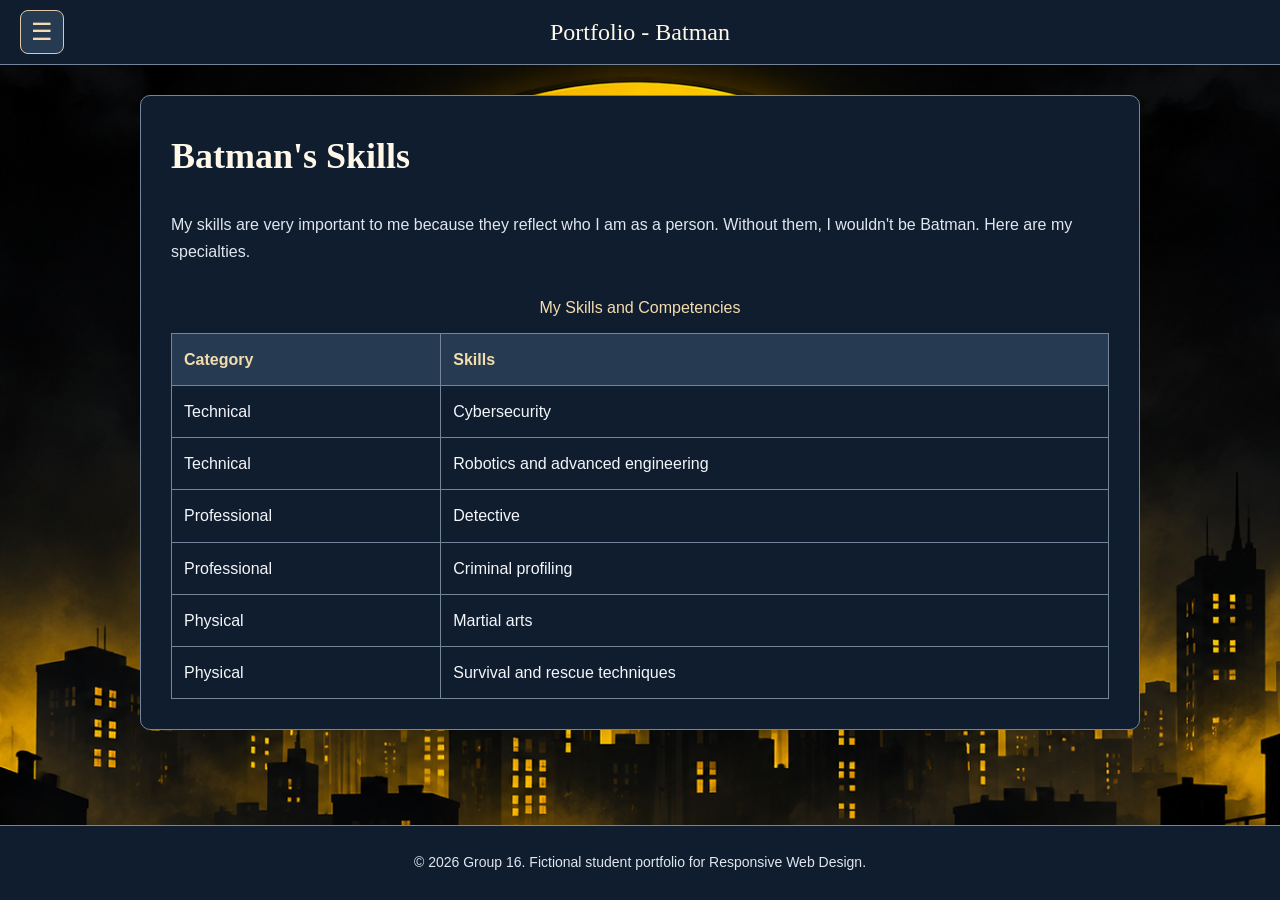
<file: portfolio/skills.html>
<!doctype html>
<html lang="en">
  <head>
    <meta charset="UTF-8" />
    <meta name="viewport" content="width=device-width, initial-scale=1.0" />
    <meta
      name="description"
      content="Explore Batman's technical, professional and physical skills, including cybersecurity, detective work, martial arts and advanced engineering."
    />
    <meta name="author" content="Group 16" />

    <title>Batman's Skills | Batman Portfolio</title>

    <link rel="stylesheet" href="css/style.css" />
    <script src="js/script.js" defer></script>
  </head>

  <body class="page page--skills">
    <!-- Skip navigation -->
    <a class="skip-link" href="#main-content"> Skip to main content </a>

    <!-- HEADER -->
    <header class="site-header">
      <p class="site-header__title">Portfolio - Batman</p>

      <!-- JS: Close the menu when clicking outside
             or pressing Escape. Return focus to
             the menu toggle when using Escape. -->
      <details class="menu" data-js-action="dismiss-menu">
        <summary class="menu__toggle" data-js-target="menu-toggle">
          <span aria-hidden="true">☰</span>
          <span class="visually-hidden">Navigation menu</span>
        </summary>

        <nav
          class="menu__nav"
          aria-label="Main navigation"
          data-js-target="menu-panel"
        >
          <ul class="menu__list">
            <li class="menu__item">
              <a class="menu__link" href="index.html"> About Me </a>
            </li>

            <li class="menu__item">
              <a class="menu__link" href="experience.html">
                Experience and Education
              </a>
            </li>

            <li class="menu__item">
              <a
                class="menu__link menu__link--current"
                href="skills.html"
                aria-current="page"
              >
                Skills
              </a>
            </li>

            <li class="menu__item">
              <a class="menu__link" href="certifications.html">
                Certifications
              </a>
            </li>

            <li class="menu__item">
              <a class="menu__link" href="projects.html"> Projects </a>
            </li>

            <li class="menu__item">
              <a class="menu__link" href="extra.html"> Extra </a>
            </li>

            <li class="menu__item">
              <a class="menu__link" href="contact.html"> Contact </a>
            </li>
          </ul>
        </nav>
      </details>
    </header>

    <!-- MAIN CONTENT -->
    <main class="page__main" id="main-content" tabindex="-1">
      <h1 class="page__title">Batman's Skills</h1>

      <p class="page__intro">
        My skills are very important to me because they reflect who I am as a
        person. Without them, I wouldn't be Batman. Here are my specialties.
      </p>

      <!-- SKILLS TABLE -->
      <table class="skills-table">
        <caption class="skills-table__caption">
          My Skills and Competencies
        </caption>

        <thead>
          <tr>
            <th class="skills-table__heading" scope="col">Category</th>
            <th class="skills-table__heading" scope="col">Skills</th>
          </tr>
        </thead>

        <tbody>
          <tr>
            <td class="skills-table__cell">Technical</td>
            <td class="skills-table__cell">Cybersecurity</td>
          </tr>

          <tr>
            <td class="skills-table__cell">Technical</td>
            <td class="skills-table__cell">
              Robotics and advanced engineering
            </td>
          </tr>

          <tr>
            <td class="skills-table__cell">Professional</td>
            <td class="skills-table__cell">Detective</td>
          </tr>

          <tr>
            <td class="skills-table__cell">Professional</td>
            <td class="skills-table__cell">Criminal profiling</td>
          </tr>

          <tr>
            <td class="skills-table__cell">Physical</td>
            <td class="skills-table__cell">Martial arts</td>
          </tr>

          <tr>
            <td class="skills-table__cell">Physical</td>
            <td class="skills-table__cell">Survival and rescue techniques</td>
          </tr>
        </tbody>
      </table>
    </main>

    <!-- FOOTER -->
    <footer class="site-footer">
      <p class="site-footer__text">
        &copy; 2026 Group 16. Fictional student portfolio for Responsive Web
        Design.
      </p>
    </footer>
  </body>
</html>
</file>
<file: portfolio/css/style.css>
/* 1. Global styling */

* {
  box-sizing: border-box;
}

body {
  margin: 0;
  background-color: #172333;
  color: #f4f6fa;
  font-family: Arial, sans-serif;
  line-height: 1.7;
}

img {
  max-width: 100%;
  height: auto;
}

a {
  color: #f3dcad;
}

/* 2. Accessibility */

a:focus-visible,
summary:focus-visible,
button:focus-visible,
input:focus-visible,
select:focus-visible,
textarea:focus-visible {
  outline: 3px solid #f3dcad;
  outline-offset: 3px;
}

.visually-hidden {
  position: absolute;
  width: 1px;
  height: 1px;
  padding: 0;
  margin: -1px;
  overflow: hidden;
  clip: rect(0, 0, 0, 0);
  clip-path: inset(50%);
  white-space: nowrap;
  border: 0;
}

.skip-link {
  position: absolute;
  top: -100px;
  left: 10px;
  z-index: 30;
  padding: 10px;
  background-color: #dec9a7;
  color: #172333;
  border-radius: 6px;
}

.skip-link:focus {
  top: 10px;
}

/* 3. Header and navigation */

.site-header {
  display: flex;
  align-items: center;
  padding: 10px 20px;
  background-color: #0f1d2f;
  border-bottom: 1px solid #74859b;
}

.site-header__title {
  order: 2;
  flex: 1;
  margin: 0 44px 0 0;
  color: #fff7e8;
  font-family: Georgia, serif;
  font-size: 24px;
  text-align: center;
}

/* JS action: dismiss-menu */

.menu {
  position: relative;
  flex-shrink: 0;
}

.site-header > .menu {
  order: 1;
}

/* JS target: menu-toggle */

.menu__toggle {
  display: flex;
  align-items: center;
  justify-content: center;
  width: 44px;
  height: 44px;
  padding: 6px;
  background-color: #263b52;
  color: #f3dcad;
  border: 1px solid #dec9a7;
  border-radius: 8px;
  font-size: 24px;
  text-align: center;
  cursor: pointer;
  list-style: none;
}

.menu__toggle::-webkit-details-marker {
  display: none;
}

/* JS target: menu-panel */

.menu__nav {
  position: absolute;
  top: 100%;
  left: 0;
  z-index: 20;
  width: 280px;
  max-width: 90vw;
  max-height: 60vh;
  overflow-y: auto;
  padding: 10px;
  background-color: #0f1d2f;
  border: 1px solid #74859b;
  border-radius: 8px;
}

.menu__list {
  margin: 0;
  padding: 0;
  list-style: none;
}

.menu__item {
  margin-bottom: 5px;
}

.menu__link {
  display: block;
  padding: 10px;
  color: #f4f6fa;
  text-decoration: none;
  border-radius: 4px;
}

.menu__link:hover {
  background-color: #354b64;
}

.menu__link--current,
.menu__link--current:hover {
  background-color: #dec9a7;
  color: #172333;
}

/* 4. Page layout */

.page {
  min-height: 100vh;
  display: flex;
  flex-direction: column;
  background-image: url("../images/gothamc.png");
  background-size: cover;
  background-position: center;
  background-attachment: fixed;
}

.page__main {
  width: 90%;
  max-width: 1000px;
  margin: 30px auto;
  padding: 30px;
  background-color: #0f1d2f;
  border: 1px solid #74859b;
  border-radius: 10px;
}

/* Page variations */

.page--home .page__main,
.page--experience .page__main,
.page--contact .page__main {
  max-width: 820px;
  padding: 24px;
}

.page__title {
  margin-top: 0;
  color: #fff7e8;
  font-family: Georgia, serif;
  font-size: 36px;
}

.page__intro {
  color: #e0e6ee;
}

/* 5. Footer */

.site-footer {
  margin-top: auto;
  padding: 20px;
  background-color: #0f1d2f;
  border-top: 1px solid #74859b;
  text-align: center;
}

.site-footer__text {
  margin: 5px 0;
  color: #e0e6ee;
  font-size: 14px;
}

/* 6. About me - index.html */

.page--home .about,
.page--home .profile,
.page--home .career,
.page--home .goals,
.page--home .portfolio-links {
  margin-bottom: 35px;
}

.about__title {
  color: #fff7e8;
  font-family: Georgia, serif;
  font-size: 36px;
}

.profile__title,
.career__title,
.goals__title,
.portfolio-links__title {
  color: #f3dcad;
  font-size: 22px;
}

.about__intro,
.profile__text,
.career__intro,
.goals__text,
.portfolio-links__intro {
  max-width: 650px;
  color: #e0e6ee;
}

/* Image */

.about__figure {
  max-width: 400px;
  margin: 25px auto;
}

.about__image {
  width: 100%;
  border: 1px solid #74859b;
  border-radius: 8px;
}

.about__caption {
  margin-top: 10px;
  color: #f3dcad;
  text-align: center;
}

/* Lists and links */

.career__list,
.portfolio-links__list {
  padding-left: 25px;
}

.career__item,
.portfolio-links__item {
  margin-bottom: 10px;
}

.portfolio-links__link {
  color: #f3dcad;
}

/* 7. Experience and education - experience.html */

.resume-section {
  margin-bottom: 20px;
}

.resume-section__toggle {
  padding: 15px;
  background-color: #263b52;
  color: #f3dcad;
  border: 1px solid #74859b;
  border-radius: 6px;
  cursor: pointer;
}

.resume-section__heading {
  display: inline;
  font-size: 22px;
}

.resume-section__content {
  padding: 15px;
}

.page--experience .resume-section > article {
  margin: 15px 15px 0;
}

.page--experience .resume-section > article:last-of-type {
  margin-bottom: 15px;
}

/* Experience and education items */

.experience__item,
.education__item {
  padding: 20px 0;
  border-bottom: 1px solid #74859b;
}

.experience__title,
.education__title {
  color: #f4f6fa;
  font-size: 20px;
}

.experience__date,
.education__date {
  color: #f3dcad;
  font-size: 14px;
}

.experience__list,
.education__list {
  padding-left: 25px;
}

.experience__list-item,
.education__list-item {
  margin-bottom: 8px;
}

.education__text {
  color: #e0e6ee;
}

/* 8. Skills - skills.html */

.skills-table {
  width: 100%;
  border-collapse: collapse;
}

.skills-table__caption {
  padding: 12px;
  color: #f3dcad;
}

.skills-table__heading,
.skills-table__cell {
  padding: 12px;
  border: 1px solid #74859b;
  text-align: left;
}

.skills-table__heading {
  background-color: #263b52;
  color: #f3dcad;
}

/* 9. Certifications - certifications.html */

.certifications {
  max-width: 800px;
  margin: 0 auto;
}

.certifications__heading,
.certifications__title {
  color: #f3dcad;
}

.certifications__heading {
  font-size: 22px;
}

.certifications__title {
  font-size: 20px;
}

.certifications__description {
  max-width: 650px;
  color: #e0e6ee;
}

/* 10. Projects - projects.html */

.projects {
  display: grid;
  gap: 24px;
}

.projects__heading {
  margin: 0;
  color: #f3dcad;
  font-size: 24px;
}

/* Project cards */

.project-card {
  min-width: 0;
  padding: 20px;
  background-color: #172b41;
  border: 1px solid #74859b;
  border-radius: 10px;
}

.project-card__title {
  margin: 0 0 15px;
  color: #f3dcad;
  font-family: Georgia, serif;
  font-size: 24px;
}

.project-card__details {
  width: 100%;
}

.project-card__toggle {
  display: block;
  padding: 15px;
  background-color: #263b52;
  border: 1px solid #dec9a7;
  border-radius: 8px;
  cursor: pointer;
  list-style: none;
}

.project-card__toggle::-webkit-details-marker {
  display: none;
}

.project-card__toggle::marker {
  content: "";
}

.project-card__toggle:hover {
  background-color: #354b64;
}

.project-card__toggle:focus-visible {
  outline: 3px solid #f3dcad;
  outline-offset: 4px;
}

.project-card__image {
  display: block;
  width: 100%;
  max-width: 500px;
  height: auto;
  max-height: 350px;
  margin: 0 auto;
  object-fit: contain;
  border-radius: 6px;
}

.project-card__toggle-text {
  display: block;
  margin-top: 15px;
  color: #f3dcad;
  font-size: 16px;
  font-weight: bold;
  text-align: center;
}

/* Expanded state */

.project-card__details[open] .project-card__toggle {
  border-radius: 8px 8px 0 0;
}

.project-card__content {
  padding: 20px;
  background-color: #0f1d2f;
  border: 1px solid #74859b;
  border-top: 0;
  border-radius: 0 0 8px 8px;
}

.project-card__description {
  margin: 0 0 15px;
  color: #e0e6ee;
}

.project-card__focus {
  margin: 0;
  color: #e0e6ee;
}

.project-card__focus strong {
  color: #f3dcad;
}

/* 11. Extra - extra.html */

/* JS target: menu-toggle */

.menu__toggle__Projects {
  display: flex;
  align-items: center;
  justify-content: center;
  width: 900px;
  max-width: 100%;
  height: auto;
  margin: 20px 0;
  padding: 8px;
  background-color: rgba(222, 201, 167, 0.14);
  color: #f3dcad;
  border: 1px solid #dec9a7;
  border-radius: 10px;
  font-size: 34px;
  line-height: 1;
  cursor: pointer;
  list-style: none;
}

.resume-section__toggle__projects {
  margin-bottom: 20px;
  padding: 15px;
  background-color: #263b52;
  color: #f3dcad;
  border: 1px solid #74859b;
  border-radius: 6px;
  cursor: pointer;
}

.menu__list__Projects {
  padding: 0;
  list-style: none;
}

.menu__item__Projects {
  width: 100%;
}

/* JS target: menu-panel */

.menu__nav__Projects {
  max-width: 100%;
  padding: 15px;
  background-color: #0f1d2f;
  border: 1px solid #74859b;
  border-radius: 8px;
}

.label__Projects {
  font-size: 24px;
}

.img__Projects {
  max-width: 100%;
  height: auto;
  object-fit: contain;
}

/* 12. Contact and PHP - contact.html, tack.php */

.contact {
  margin-bottom: 35px;
}

.contact__heading {
  color: #f3dcad;
  font-size: 22px;
  border-bottom: 1px solid #74859b;
}

.contact__details {
  font-style: normal;
}

.contact__text,
.contact__note,
.contact__help {
  color: #e0e6ee;
}

.contact__link {
  color: #f3dcad;
}

/* Form */

.contact__form {
  max-width: 650px;
}

.contact__field {
  margin-bottom: 20px;
}

.contact__label {
  display: block;
  margin-bottom: 5px;
  font-weight: bold;
}

.contact__input {
  display: block;
  width: 100%;
  padding: 12px;
  background-color: #152638;
  color: #f4f6fa;
  border: 1px solid #8797aa;
  border-radius: 6px;
  font: inherit;
}

/* JS action: update-character-count, data-limit: 2000 */

.contact__input--message {
  resize: vertical;
}

/* Counter - JS target: message-count */

.contact__counter,
.contact__help,
.contact__note {
  font-size: 14px;
}

.contact__form > .contact__input {
  margin-bottom: 20px;
}

.contact__form > .contact__input--message {
  margin-bottom: 0;
}

.contact__form > .contact__counter {
  margin: 5px 0 20px;
}

/* Priority selection */

.contact__options {
  margin-bottom: 20px;
  padding: 15px;
  border: 1px solid #8797aa;
  border-radius: 6px;
}

.contact__legend {
  font-weight: bold;
}

.contact__option {
  display: flex;
  align-items: center;
  gap: 10px;
  margin: 10px 0;
}

.contact__radio {
  accent-color: #dec9a7;
}

.contact__option-label {
  cursor: pointer;
}

.contact__options > .contact__radio {
  margin: 10px 5px 10px 0;
}

.contact__options > .contact__option-label {
  display: inline-block;
  margin-right: 20px;
}

/* Submit button */

.contact__submit {
  padding: 12px 24px;
  background-color: #dec9a7;
  color: #172333;
  border: none;
  border-radius: 6px;
  font: inherit;
  font-weight: bold;
  cursor: pointer;
}

.contact__submit:hover {
  background-color: #ecdbbf;
}

/* Form response */

.contact__errors {
  color: #f4f6fa;
}

.contact__error {
  margin-bottom: 8px;
}

.contact__text--message {
  white-space: pre-wrap;
}

/* 13. Responsive design */

@media (max-width: 600px) {
  /* Header and navigation */

  .site-header {
    padding: 8px 12px;
  }

  .site-header__title {
    font-size: 20px;
  }

  .menu__nav {
    width: 280px;
    max-width: 90vw;
  }

  /* Page layout */

  .page {
    background-attachment: scroll;
  }

  .page__main {
    width: 95%;
    padding: 20px;
  }

  .page--home .page__main,
  .page--experience .page__main,
  .page--contact .page__main {
    padding: 18px;
  }

  .page__title,
  .about__title {
    font-size: 28px;
  }

  /* About me */

  .about__figure {
    max-width: 100%;
  }

  /* Experience and education */

  .resume-section__heading {
    font-size: 20px;
  }

  .experience__title,
  .education__title {
    font-size: 18px;
  }

  /* Skills */

  .skills-table__heading,
  .skills-table__cell {
    padding: 8px;
    overflow-wrap: anywhere;
  }

  /* Projects */

  .projects {
    gap: 16px;
  }

  .projects__heading {
    font-size: 22px;
  }

  .project-card {
    padding: 12px;
  }

  .project-card__title {
    font-size: 21px;
  }

  .project-card__toggle {
    padding: 10px;
  }

  .project-card__image {
    max-height: 250px;
  }

  .project-card__content {
    padding: 15px;
  }

  .project-card__toggle-text {
    font-size: 14px;
  }
}

/* 14. Reduced motion */

@media (prefers-reduced-motion: reduce) {
  html {
    scroll-behavior: auto;
  }
}
</file>
